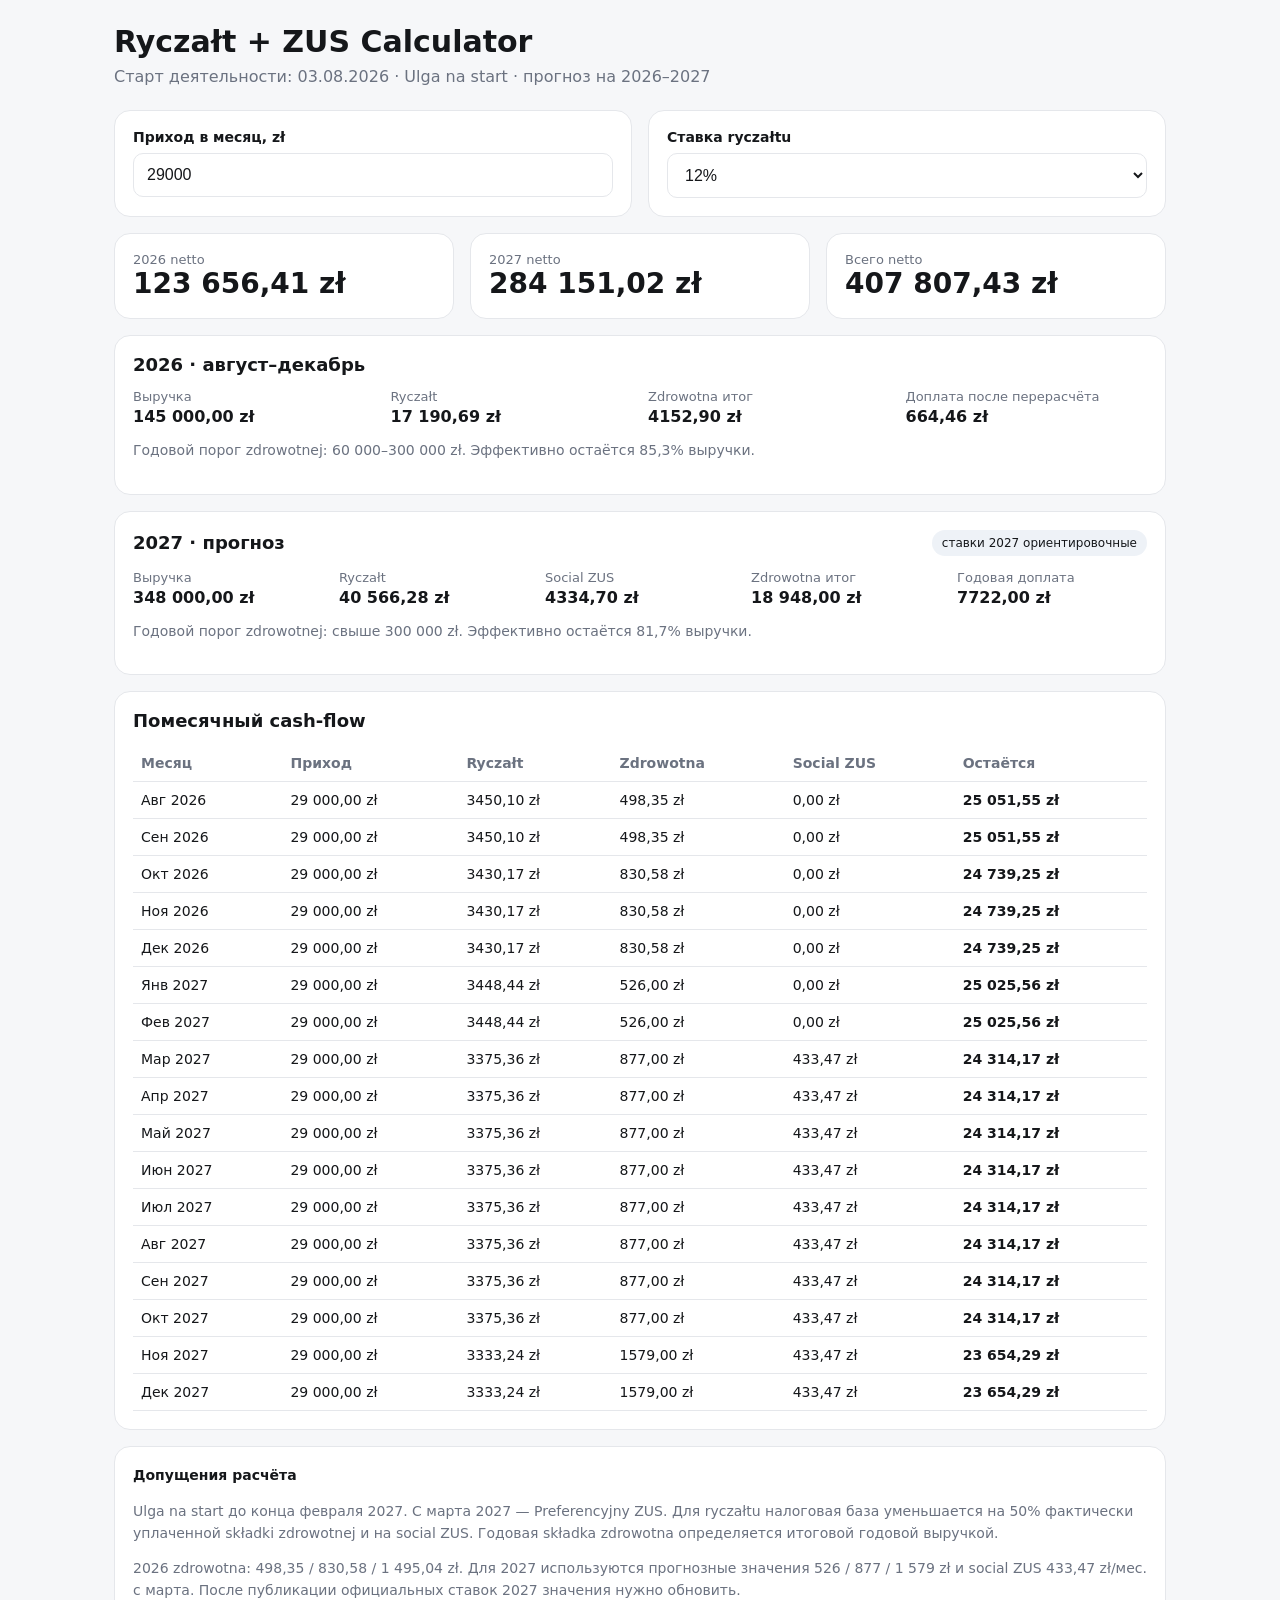
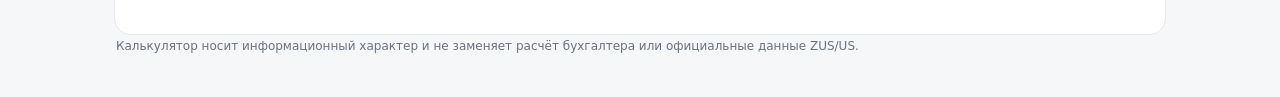
<file: public-tools/ryczalt-zus-calculator/index.html>
<!DOCTYPE html>
<html lang="ru">
<head>
  <meta charset="UTF-8" />
  <meta name="viewport" content="width=device-width, initial-scale=1.0" />
  <title>Ryczałt + ZUS Calculator</title>
  <style>
    :root{--bg:#f6f7f9;--card:#fff;--text:#15171a;--muted:#6b7280;--border:#e5e7eb;--accent-soft:#eef2f7}
    *{box-sizing:border-box} body{margin:0;font-family:Inter,ui-sans-serif,system-ui,-apple-system,BlinkMacSystemFont,"Segoe UI",sans-serif;background:var(--bg);color:var(--text)}
    .wrap{max-width:1100px;margin:0 auto;padding:24px}.grid{display:grid;gap:16px}.g2{grid-template-columns:repeat(2,minmax(0,1fr))}.g3{grid-template-columns:repeat(3,minmax(0,1fr))}.g4{grid-template-columns:repeat(4,minmax(0,1fr))}.g5{grid-template-columns:repeat(5,minmax(0,1fr))}
    .card{background:var(--card);border:1px solid var(--border);border-radius:16px;padding:18px}h1{font-size:30px;margin:0 0 8px}.sub{color:var(--muted);margin-bottom:24px}label{display:block;font-size:14px;font-weight:600;margin-bottom:8px}input,select{width:100%;padding:12px 13px;border:1px solid var(--border);border-radius:10px;font-size:16px;background:white;color:var(--text)}
    .stat .label,.mini .label{font-size:13px;color:var(--muted)}.stat .value{font-size:28px;font-weight:700}.mini .value{font-size:16px;font-weight:600;margin-top:3px}.section-title{font-size:18px;font-weight:700;margin:0 0 14px}.note{font-size:14px;color:var(--muted);line-height:1.55}.pill{display:inline-block;font-size:12px;background:var(--accent-soft);padding:6px 10px;border-radius:999px}.scroll{overflow-x:auto}table{width:100%;border-collapse:collapse;font-size:14px;min-width:760px}th,td{text-align:left;padding:10px 8px;border-bottom:1px solid var(--border)}th{color:var(--muted);font-weight:600}.warn{display:none;margin-top:12px;color:#991b1b;font-size:14px}.footer{font-size:12px;color:var(--muted);padding:4px 2px 20px}
    @media(max-width:800px){.g2,.g3,.g4,.g5{grid-template-columns:1fr}.wrap{padding:16px}h1{font-size:24px}}
  </style>
</head>
<body>
<main class="wrap">
<h1>Ryczałt + ZUS Calculator</h1><div class="sub">Старт деятельности: 03.08.2026 · Ulga na start · прогноз на 2026–2027</div>
<section class="grid g2"><div class="card"><label for="monthlyRevenue">Приход в месяц, zł</label><input id="monthlyRevenue" type="number" min="0" step="100" value="29000"><div id="validation" class="warn"></div></div><div class="card"><label for="rate">Ставка ryczałtu</label><select id="rate"><option value="2">2%</option><option value="3">3%</option><option value="5.5">5,5%</option><option value="8.5">8,5%</option><option value="10">10%</option><option value="12" selected>12%</option><option value="12.5">12,5%</option><option value="14">14%</option><option value="15">15%</option><option value="17">17%</option></select></div></section>
<section class="grid g3" style="margin-top:16px"><div class="card stat"><div class="label">2026 netto</div><div id="net2026" class="value">—</div></div><div class="card stat"><div class="label">2027 netto</div><div id="net2027" class="value">—</div></div><div class="card stat"><div class="label">Всего netto</div><div id="netTotal" class="value">—</div></div></section>
<section class="card" style="margin-top:16px"><div class="section-title">2026 · август–декабрь</div><div class="grid g4"><div class="mini"><div class="label">Выручка</div><div id="rev2026" class="value">—</div></div><div class="mini"><div class="label">Ryczałt</div><div id="tax2026" class="value">—</div></div><div class="mini"><div class="label">Zdrowotna итог</div><div id="health2026" class="value">—</div></div><div class="mini"><div class="label">Доплата после перерасчёта</div><div id="settle2026" class="value">—</div></div></div><p id="tier2026" class="note"></p></section>
<section class="card" style="margin-top:16px"><div style="display:flex;align-items:center;justify-content:space-between;gap:10px;flex-wrap:wrap"><div class="section-title" style="margin:0">2027 · прогноз</div><span class="pill">ставки 2027 ориентировочные</span></div><div class="grid g5" style="margin-top:14px"><div class="mini"><div class="label">Выручка</div><div id="rev2027" class="value">—</div></div><div class="mini"><div class="label">Ryczałt</div><div id="tax2027" class="value">—</div></div><div class="mini"><div class="label">Social ZUS</div><div id="social2027" class="value">—</div></div><div class="mini"><div class="label">Zdrowotna итог</div><div id="health2027" class="value">—</div></div><div class="mini"><div class="label">Годовая доплата</div><div id="settle2027" class="value">—</div></div></div><p id="tier2027" class="note"></p></section>
<section class="card" style="margin-top:16px"><div class="section-title">Помесячный cash-flow</div><div class="scroll"><table><thead><tr><th>Месяц</th><th>Приход</th><th>Ryczałt</th><th>Zdrowotna</th><th>Social ZUS</th><th>Остаётся</th></tr></thead><tbody id="monthsBody"></tbody></table></div></section>
<section class="card note" style="margin-top:16px"><strong style="color:var(--text)">Допущения расчёта</strong><p>Ulga na start до конца февраля 2027. С марта 2027 — Preferencyjny ZUS. Для ryczałtu налоговая база уменьшается на 50% фактически уплаченной składki zdrowotnej и на social ZUS. Годовая składka zdrowotna определяется итоговой годовой выручкой.</p><p>2026 zdrowotna: 498,35 / 830,58 / 1 495,04 zł. Для 2027 используются прогнозные значения 526 / 877 / 1 579 zł и social ZUS 433,47 zł/мес. с марта. После публикации официальных ставок 2027 значения нужно обновить.</p></section>
<div class="footer">Калькулятор носит информационный характер и не заменяет расчёт бухгалтера или официальные данные ZUS/US.</div>
</main>
<script>
(()=>{const revenueInput=document.getElementById('monthlyRevenue'),rateSelect=document.getElementById('rate'),validation=document.getElementById('validation'),body=document.getElementById('monthsBody');const H26=[498.35,830.58,1495.04],H27=[526,877,1579],SOCIAL27=433.47;const money=n=>new Intl.NumberFormat('pl-PL',{minimumFractionDigits:2,maximumFractionDigits:2}).format(Math.max(0,Number.isFinite(n)?n:0))+' zł';const pct=n=>new Intl.NumberFormat('pl-PL',{maximumFractionDigits:1}).format(n)+'%';const annualTier=t=>t<=60000?0:t<=300000?1:2;function buildYear(c,m,r,h,sf){let cum=0,ph=0,ps=0,tax=0,rows=[];for(let i=0;i<c;i++){cum+=m;const health=h[annualTier(cum)],social=sf(i),taxable=Math.max(0,m-health*.5-social),mt=taxable*r/100,net=m-health-social-mt;ph+=health;ps+=social;tax+=mt;rows.push({health,social,tax:mt,net})}const ft=annualTier(cum),ah=h[ft]*c,settlement=Math.max(0,ah-ph),refund=Math.max(0,ph-ah),economicNet=cum-tax-ps-ah;return{revenue:cum,tax,paidHealth:ph,paidSocial:ps,annualHealth:ah,settlement,refund,economicNet,finalTier:ft,rows}}function setText(id,t){document.getElementById(id).textContent=t}function render(){let m=Number(revenueInput.value),r=Number(rateSelect.value);validation.style.display='none';if(!Number.isFinite(m)||m<0){m=0;validation.textContent='Укажи корректную неотрицательную сумму прихода.';validation.style.display='block'}if(m>10000000){m=10000000;validation.textContent='Расчёт ограничен 10 000 000 zł в месяц.';validation.style.display='block'}const y26=buildYear(5,m,r,H26,()=>0),y27=buildYear(12,m,r,H27,i=>i<2?0:SOCIAL27);setText('rev2026',money(y26.revenue));setText('tax2026',money(y26.tax));setText('health2026',money(y26.annualHealth));setText('settle2026',y26.settlement>0?money(y26.settlement):y26.refund>0?'возврат '+money(y26.refund):money(0));setText('net2026',money(y26.economicNet));setText('rev2027',money(y27.revenue));setText('tax2027',money(y27.tax));setText('social2027',money(y27.paidSocial));setText('health2027',money(y27.annualHealth));setText('settle2027',y27.settlement>0?money(y27.settlement):y27.refund>0?'возврат '+money(y27.refund):money(0));setText('net2027',money(y27.economicNet));setText('netTotal',money(y26.economicNet+y27.economicNet));const names=['до 60 000 zł','60 000–300 000 zł','свыше 300 000 zł'];setText('tier2026','Годовой порог zdrowotnej: '+names[y26.finalTier]+'. Эффективно остаётся '+pct(y26.revenue?y26.economicNet/y26.revenue*100:0)+' выручки.');setText('tier2027','Годовой порог zdrowotnej: '+names[y27.finalTier]+'. Эффективно остаётся '+pct(y27.revenue?y27.economicNet/y27.revenue*100:0)+' выручки.');const n26=['Авг 2026','Сен 2026','Окт 2026','Ноя 2026','Дек 2026'],n27=['Янв 2027','Фев 2027','Мар 2027','Апр 2027','Май 2027','Июн 2027','Июл 2027','Авг 2027','Сен 2027','Окт 2027','Ноя 2027','Дек 2027'];const all=[...y26.rows.map((x,i)=>({...x,name:n26[i]})),...y27.rows.map((x,i)=>({...x,name:n27[i]}))];body.innerHTML='';all.forEach(x=>{const tr=document.createElement('tr');[x.name,money(m),money(x.tax),money(x.health),money(x.social),money(x.net)].forEach((v,i)=>{const td=document.createElement('td');td.textContent=v;if(i===5)td.style.fontWeight='700';tr.appendChild(td)});body.appendChild(tr)})}revenueInput.addEventListener('input',render);rateSelect.addEventListener('change',render);render()})();
</script>
</body>
</html>
</file>
